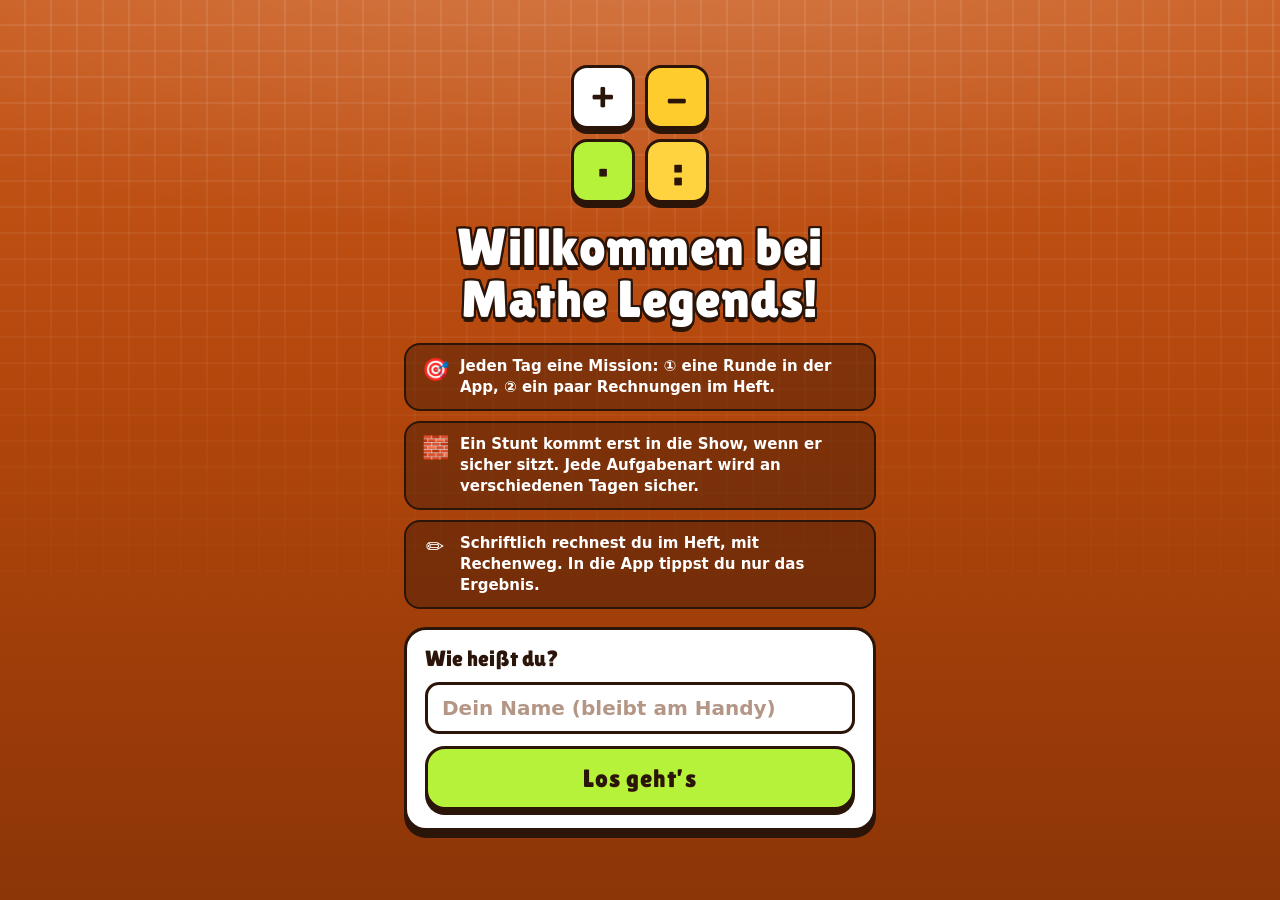
<file: index.html>
<!doctype html>
<html lang="de">
<head>
  <meta charset="utf-8">
  <meta name="viewport" content="width=device-width, initial-scale=1, viewport-fit=cover">
  <!-- Name und Farbe: mit APP_NAME (app.js), --field (styles.css), manifest.webmanifest und icons/icon-source.html ändern -->
  <meta name="theme-color" content="#B4470C">
  <meta name="apple-mobile-web-app-capable" content="yes">
  <meta name="mobile-web-app-capable" content="yes">
  <meta name="apple-mobile-web-app-status-bar-style" content="black-translucent">
  <meta name="apple-mobile-web-app-title" content="Mathe Legends">
  <meta name="format-detection" content="telephone=no, email=no, address=no, date=no">
  <meta name="description" content="Mathe üben für die Schularbeit: jeden Tag eine Mission, offline am iPhone.">
  <title>Mathe Legends</title>
  <link rel="manifest" href="manifest.webmanifest">
  <link rel="apple-touch-icon" href="icons/apple-touch-icon.png">
  <link rel="icon" type="image/png" sizes="192x192" href="icons/icon-192.png">
  <link rel="preconnect" href="https://fonts.googleapis.com">
  <link rel="preconnect" href="https://fonts.gstatic.com" crossorigin>
  <link rel="stylesheet" href="https://fonts.googleapis.com/css2?family=Lilita+One&display=swap">
  <link rel="stylesheet" href="styles.css">
</head>
<body>
  <main id="app"></main>
  <div id="toast" role="status" aria-live="polite"></div>
  <canvas id="fx" aria-hidden="true"></canvas>
  <script src="aufgaben.js"></script>
  <script src="schularbeit.js"></script>
  <script src="legends-status.js"></script>
  <script src="legends-sync.js"></script>
  <script src="app.js"></script>
</body>
</html>
</file>
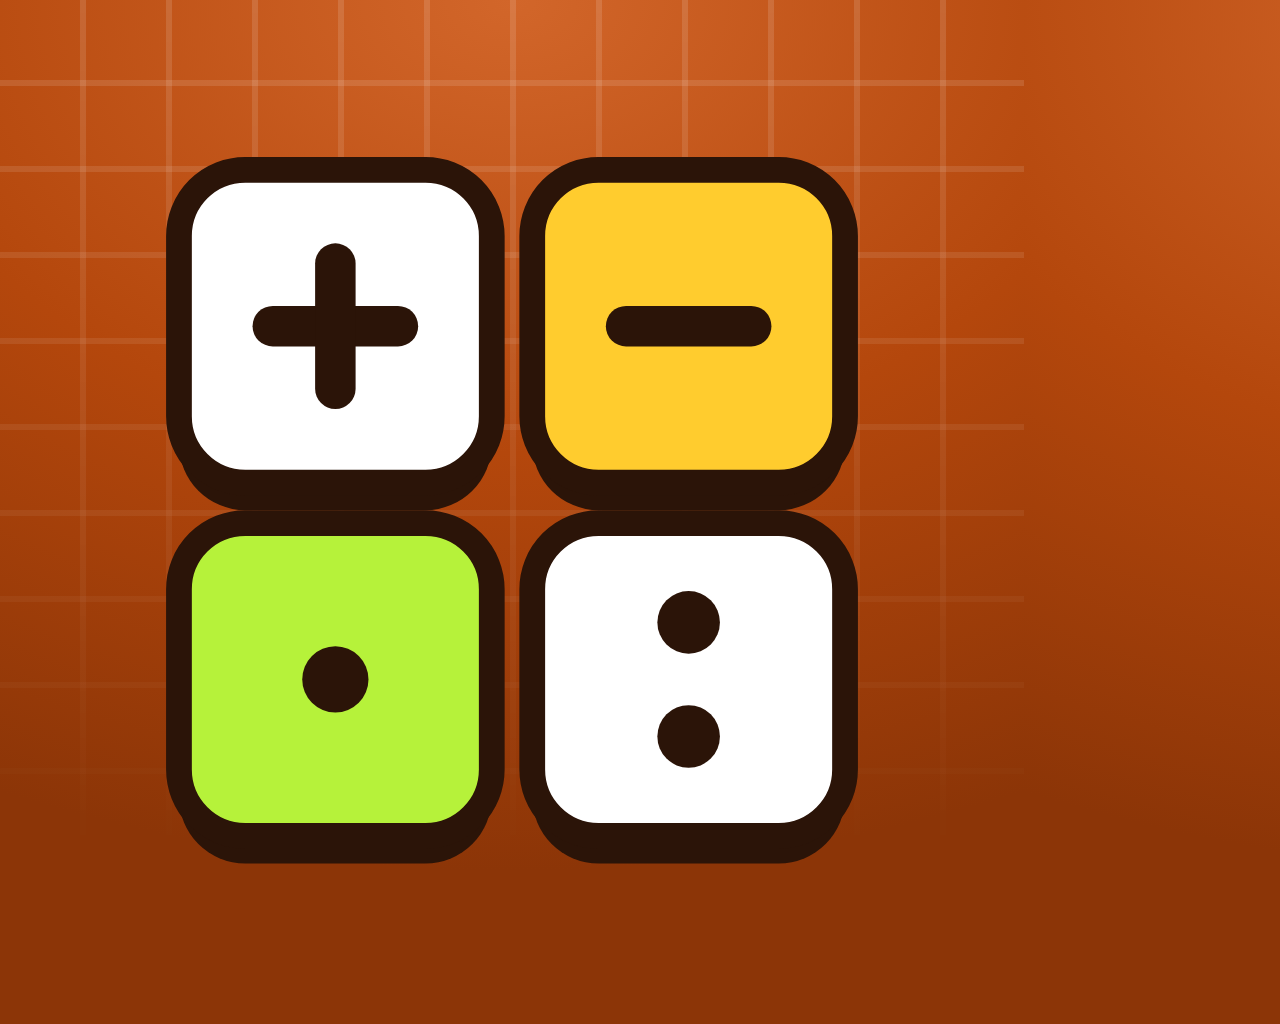
<file: icons/icon-source.html>
<!doctype html>
<!-- Quelle für das App-Icon von Mathe Legends: die vier Rechenzeichen + − · : als Kärtchen mit Tintenkontur, auf
     Stunt-Orange mit Rechenkästchen (motivation-spiel, Lernauftrag Abschnitt 4). Zeichen als Formen, nicht als Schrift:
     So sieht das Icon ohne Netz gleich aus. Rendern: siehe README („Icons neu erzeugen“).
     ?s=0.6 für die maskable-Variante (Inhalt kleiner, damit Android ihn rund beschneiden darf). -->
<html>
<head>
<meta charset="utf-8">
<style>
  html, body { margin: 0; width: 1024px; height: 1024px; overflow: hidden; }
  body {
    position: relative;
    background: radial-gradient(120% 85% at 50% 0%, #D2662A 0%, #B4470C 52%, #8C3507 100%);
  }
  /* Rechenkästchen, nach unten ausgeblendet */
  body::after {
    content: '';
    position: absolute;
    inset: 0;
    background:
      repeating-linear-gradient(180deg, transparent 0 80px, rgba(255, 255, 255, .13) 80px 86px),
      repeating-linear-gradient(90deg, transparent 0 80px, rgba(255, 255, 255, .13) 80px 86px);
    -webkit-mask-image: linear-gradient(#000 0%, rgba(0, 0, 0, .45) 50%, transparent 85%);
  }
  svg { position: absolute; left: 50%; top: 50%; width: 1024px; height: 1024px; margin: -512px 0 0 -512px;
        transform: scale(var(--s, .92)); z-index: 1; }
</style>
</head>
<body>
  <svg viewBox="0 0 1024 1024" xmlns="http://www.w3.org/2000/svg">
    <g id="k" stroke-linejoin="round">
      <!-- vier Kärtchen mit hartem Tintenschatten -->
      <g transform="translate(150 140)">
        <rect x="0" y="30" width="340" height="340" rx="72" fill="#2B1408"/>
        <rect x="0" y="0" width="340" height="340" rx="72" fill="#FFFFFF" stroke="#2B1408" stroke-width="28"/>
        <rect x="80" y="148" width="180" height="44" rx="22" fill="#2B1408"/>
        <rect x="148" y="80" width="44" height="180" rx="22" fill="#2B1408"/>
      </g>
      <g transform="translate(534 140)">
        <rect x="0" y="30" width="340" height="340" rx="72" fill="#2B1408"/>
        <rect x="0" y="0" width="340" height="340" rx="72" fill="#FFCC2E" stroke="#2B1408" stroke-width="28"/>
        <rect x="80" y="148" width="180" height="44" rx="22" fill="#2B1408"/>
      </g>
      <g transform="translate(150 524)">
        <rect x="0" y="30" width="340" height="340" rx="72" fill="#2B1408"/>
        <rect x="0" y="0" width="340" height="340" rx="72" fill="#B6F23A" stroke="#2B1408" stroke-width="28"/>
        <circle cx="170" cy="170" r="36" fill="#2B1408"/>
      </g>
      <g transform="translate(534 524)">
        <rect x="0" y="30" width="340" height="340" rx="72" fill="#2B1408"/>
        <rect x="0" y="0" width="340" height="340" rx="72" fill="#FFFFFF" stroke="#2B1408" stroke-width="28"/>
        <circle cx="170" cy="108" r="34" fill="#2B1408"/>
        <circle cx="170" cy="232" r="34" fill="#2B1408"/>
      </g>
    </g>
  </svg>
  <script>
    const s = new URLSearchParams(location.search).get('s');
    if (s) document.querySelector('svg').style.setProperty('--s', s);
  </script>
</body>
</html>
</file>
<file: styles.css>
/* Mathe Legends – Sammel-Look der Legends-Familie: dicke Tinten-Konturen, Lilita One, Stufenfarben.
   Feld: Stunt-Orange #B4470C (motivation-spiel, Lernauftrag Abschnitt 4: Weiß darauf 5,5 : 1; Gold, Sonne und
   Notfall-Orange nur auf hellen Flächen), Hintergrund Rechenkästchen. Grundlage: styles.css von Spell Legends (dl-v8). */
:root {
  /* Feldfarbe – beim Ändern auch theme-color in index.html, manifest.webmanifest und icons/icon-source.html */
  --field: #B4470C;
  --field-hi: #C95A1C;
  --field-lo: #8C3507;
  --ink: #2B1408;
  --mist: #FFF1E6;
  --muted: #7A5646;
  --lime: #B6F23A;
  --sun: #FFCC2E;
  --coral: #FF5168;    /* nur „Fortschritt löschen“ – nie in der Runde */
  --orange: #FF9A2B;   /* Notfallplan – nie Rot, nur auf Weiß */

  /* Stufen: neu, ⅓, ⅔ (Lime), sicher (Gold) */
  --t0: #F2DCCB;
  --t1: #B6F23A;
  --t3: #FFD23F;
  --holo: linear-gradient(115deg, #FFD23F 0%, #FFF3A6 20%, #FF93DC 42%, #86ECFF 64%, #FFD23F 86%, #FFF3A6 100%);

  --display: 'Lilita One', ui-rounded, 'Arial Rounded MT Bold', system-ui, sans-serif;
  --body: ui-rounded, 'SF Pro Rounded', system-ui, -apple-system, 'Segoe UI', Roboto, sans-serif;
  --mono: ui-monospace, 'SF Mono', Menlo, monospace;

  --st: env(safe-area-inset-top, 0px);
  --sb: env(safe-area-inset-bottom, 0px);
  --r: 22px;
}

*, *::before, *::after { box-sizing: border-box; }
[hidden] { display: none !important; }
html { height: 100%; -webkit-text-size-adjust: 100%; background: var(--field); }
body {
  margin: 0;
  min-height: 100%;
  background: var(--field);
  color: #fff;
  font: 600 16px/1.4 var(--body);
  -webkit-tap-highlight-color: transparent;
  overscroll-behavior-y: none;
}
/* Spielfeld: Licht von oben, dazu Rechenkästchen, die nach unten ausblenden */
body::before {
  content: '';
  position: fixed;
  inset: 0;
  pointer-events: none;
  background:
    radial-gradient(130% 55% at 50% -8%, rgba(255, 255, 255, .20), transparent 62%),
    linear-gradient(180deg, var(--field-hi) 0%, var(--field) 42%, var(--field-lo) 100%);
}
body::after {
  content: '';
  position: fixed;
  inset: 0;
  pointer-events: none;
  background:
    repeating-linear-gradient(180deg, transparent 0 24px, rgba(255, 255, 255, .09) 24px 26px),
    repeating-linear-gradient(90deg, transparent 0 24px, rgba(255, 255, 255, .09) 24px 26px);
  -webkit-mask-image: linear-gradient(180deg, #000 0%, rgba(0, 0, 0, .45) 40%, transparent 72%);
  mask-image: linear-gradient(180deg, #000 0%, rgba(0, 0, 0, .45) 40%, transparent 72%);
}
body.in-session { overflow: hidden; }
#app { position: relative; z-index: 1; }
button { font: inherit; color: inherit; -webkit-tap-highlight-color: transparent; touch-action: manipulation; }
:focus-visible { outline: 3px solid var(--sun); outline-offset: 3px; }

.screen {
  max-width: 520px;
  min-height: 100dvh;
  margin: 0 auto;
  padding: calc(var(--st) + 14px) 16px calc(var(--sb) + 24px);
  display: flex;
  flex-direction: column;
  gap: 16px;
}

/* ---------- Typo ---------- */
.outline {
  font-family: var(--display);
  font-weight: 400;
  color: #fff;
  letter-spacing: .01em;
  text-shadow:
    2px 2px 0 var(--ink), -2px 2px 0 var(--ink), 2px -2px 0 var(--ink), -2px -2px 0 var(--ink),
    0 2px 0 var(--ink), 0 -2px 0 var(--ink), 2px 0 0 var(--ink), -2px 0 0 var(--ink),
    0 5px 0 var(--ink);
}
.hero { font-size: clamp(36px, 11vw, 52px); line-height: 1; margin: 0; }
.center { text-align: center; }
.eyebrow { font: 800 12px/1.1 var(--body); letter-spacing: .14em; text-transform: uppercase; color: var(--muted); }
.lead { font: 700 18px/1.4 var(--body); margin: 0; }
.fineprint { font: 600 13.5px/1.4 var(--body); color: var(--muted); margin: 0; }
.screen > .fineprint { color: rgba(255, 255, 255, .85); }

/* ---------- Knöpfe ---------- */
.btn {
  appearance: none;
  -webkit-appearance: none;
  border: 3px solid var(--ink);
  border-radius: 18px;
  background: #fff;
  color: var(--ink);
  font: 400 20px/1.05 var(--display);
  letter-spacing: .03em;
  padding: 15px 16px 13px;
  min-height: 52px;
  box-shadow: 0 5px 0 var(--ink);
  cursor: pointer;
  user-select: none;
  -webkit-user-select: none;
  transition: transform .07s ease, box-shadow .07s ease, background-color .15s;
}
.btn:active { transform: translateY(4px); box-shadow: 0 1px 0 var(--ink); }
.btn.go { background: var(--lime); }
.btn.danger { background: var(--coral); }
.btn.big { display: block; width: 100%; font-size: 25px; padding: 17px 16px 15px; border-radius: 20px; }
.btn.neben { text-align: left; font: 700 15.5px/1.35 var(--body); letter-spacing: 0; padding: 12px 14px 11px; }
.btn.neben b { font: 400 18px/1 var(--display); letter-spacing: .02em; }
.btn:disabled { opacity: .5; }
.two { display: grid; grid-template-columns: 1fr 1fr; gap: 12px; }
.two:has(> :only-child) { grid-template-columns: 1fr; }
.two:empty { display: none; }

.icon-btn {
  flex: 0 0 auto;
  width: 46px;
  height: 46px;
  display: grid;
  place-items: center;
  padding: 0;
  border-radius: 14px;
  border: 3px solid var(--ink);
  background: #fff;
  color: var(--ink);
  font: 400 24px/1 var(--display);
  box-shadow: 0 4px 0 var(--ink);
  cursor: pointer;
}
.icon-btn:active { transform: translateY(3px); box-shadow: 0 1px 0 var(--ink); }
.link {
  appearance: none;
  background: none;
  border: 0;
  padding: 6px 0;
  font: 700 14px/1.3 var(--body);
  text-decoration: underline;
  text-underline-offset: 3px;
  opacity: .85;
  cursor: pointer;
}

/* ---------- Panels ---------- */
.panel {
  background: #fff;
  color: var(--ink);
  border: 3px solid var(--ink);
  border-radius: var(--r);
  box-shadow: 0 7px 0 var(--ink);
  padding: 18px;
}
.panel p { margin: 0; }

/* Stufe als drei Kästchen: ⅓ und ⅔ in Lime, sicher alle drei in Gold (Form und Farbe zeigen dasselbe) */
.stufe { display: inline-flex; gap: 3px; vertical-align: middle; }
.stufe i { display: block; width: 12px; height: 12px; border: 2px solid var(--ink); border-radius: 3px; background: #fff; }
.stufe.s1 i:nth-child(1), .stufe.s2 i:nth-child(-n+2) { background: var(--t1); }
.stufe.s3 i { background: var(--t3); }

/* ---------- Willkommen ---------- */
.welcome { justify-content: center; text-align: center; gap: 18px; }
.logo-ops { display: grid; grid-template-columns: repeat(2, 64px); gap: 10px; justify-content: center; margin-top: 6px; }
.logo-ops b {
  display: grid; place-items: center; height: 64px; border: 3px solid var(--ink); border-radius: 16px; background: #fff;
  color: var(--ink); font: 400 40px/1 var(--display); box-shadow: 0 5px 0 var(--ink);
}
.logo-ops b:nth-child(2) { background: var(--sun); }
.logo-ops b:nth-child(3) { background: var(--lime); }
.logo-ops b:nth-child(4) { background: var(--t3); }
.rules { list-style: none; padding: 0; margin: 0; display: grid; gap: 10px; text-align: left; }
.rules li {
  display: grid; grid-template-columns: 34px 1fr; gap: 8px; align-items: start;
  background: rgba(43, 20, 8, .38); border: 2.5px solid var(--ink); border-radius: 16px; padding: 11px 12px;
}
.rules li span { font-size: 22px; line-height: 1.25; text-align: center; }
.rules li p { margin: 0; font: 600 15px/1.4 var(--body); }
.name-form { display: grid; gap: 12px; text-align: left; }
.name-form label { font: 400 22px/1 var(--display); }

input[type=text], input[type=date] {
  width: 100%; min-height: 52px; font: 700 20px/1.2 var(--body); color: var(--ink); background: #fff;
  border: 3px solid var(--ink); border-radius: 14px; padding: 11px 14px; outline: none; -webkit-appearance: none; appearance: none;
}
input[type=text]:focus, input[type=date]:focus { box-shadow: 0 0 0 4px var(--sun); }
input::placeholder { color: #B49686; opacity: 1; }

/* ---------- Start ---------- */
.home-top, .topbar { display: flex; align-items: center; justify-content: space-between; gap: 12px; }
.topbar { justify-content: flex-start; }
.topbar h1 { margin: 0; font-size: 30px; line-height: 1.05; overflow-wrap: anywhere; }
.hello { margin: 0; font-size: clamp(34px, 10.5vw, 44px); line-height: 1; overflow-wrap: anywhere; }

/* Ziel-Karte: Countdown, große Zahl „geschafft“, Stempel, Mission */
.ziel { display: grid; gap: 12px; }
.ziel-head { display: flex; align-items: center; justify-content: space-between; gap: 12px; }
.ziel-txt { min-width: 0; }
.ziel-titel { margin: 5px 0 0; font: 400 21px/1.1 var(--display); overflow-wrap: anywhere; }
.countdown {
  flex: 0 0 auto; width: 64px; height: 64px; border-radius: 50%; display: grid; place-content: center; text-align: center;
  background: var(--sun); border: 3px solid var(--ink); box-shadow: 0 4px 0 var(--ink);
}
.countdown b { font: 400 28px/.9 var(--display); }
.countdown span { font: 800 11px/1 var(--body); letter-spacing: .04em; }
.ziel-zahlrow { display: flex; align-items: center; gap: 12px; flex-wrap: wrap; }
.ziel-zahl { display: flex; align-items: baseline; gap: 2px; }
.ziel-zahl b { font: 400 58px/.9 var(--display); }
.ziel-zahl span { font: 400 26px/1 var(--display); }
.ziel-zahltxt { display: grid; gap: 3px; min-width: 0; flex: 1 1 auto; }
.ziel-zahltxt b { font: 400 21px/1 var(--display); }
.ziel-zahltxt small { font: 800 13px/1.2 var(--body); color: var(--muted); }
.stempel {
  display: inline-block; padding: 7px 11px 5px; border: 3px solid var(--ink); border-radius: 12px; box-shadow: 0 4px 0 var(--ink);
  font: 400 19px/1 var(--display); letter-spacing: .04em; white-space: nowrap; transform: rotate(-6deg); color: var(--ink);
  animation: stamp .5s cubic-bezier(.3, 1.6, .5, 1) both;
}
.stempel.bereit { background: var(--t3); }
.stempel.fast { background: var(--sun); }
.stempel.perfekt { background: var(--holo); background-size: 250% 100%; animation: stamp .5s cubic-bezier(.3, 1.6, .5, 1) both, holo 4s linear infinite; }
.ziel-sub { font: 700 15px/1.35 var(--body); color: var(--ink); }
.mission-line { font: 700 16px/1.4 var(--body); text-align: center; }
.mission-done { font: 400 28px/1.1 var(--display); text-align: center; margin: 4px 0 0 !important; }

/* Deine Mission heute: ① Runde und ② Papier als antippbare Zeilen, offen ○ (nie ✕ oder Rot), erledigt ✓ in Lime */
.mission { display: grid; gap: 10px; background: var(--mist); border: 2.5px solid var(--ink); border-radius: 18px; padding: 12px; }
.mission .eyebrow { color: var(--ink); }
.mission > .fineprint { text-align: center; }
.mission.fertig { background: #F3FFE0; }
.mission.fertig .mission-done { margin: 0 !important; }
.mzeilen { display: grid; gap: 8px; }
.mzeile {
  appearance: none; display: grid; grid-template-columns: 30px minmax(0, 1fr); align-items: center; gap: 10px; width: 100%;
  min-height: 52px; text-align: left; padding: 9px 12px; background: #fff; color: var(--ink);
  border: 2.5px solid var(--ink); border-radius: 14px; box-shadow: 0 3px 0 var(--ink); font: 700 15px/1.35 var(--body); cursor: pointer;
}
button.mzeile:active { transform: translateY(2px); box-shadow: 0 1px 0 var(--ink); }
.mzeile b { font: 400 18px/1.1 var(--display); }
.mhaken {
  width: 30px; height: 30px; border: 3px solid var(--ink); border-radius: 50%; display: grid; place-items: center;
  background: #fff; font: 400 17px/1 var(--display); color: transparent;
}
.mzeile.ok { background: #F3FFE0; box-shadow: none; cursor: default; }
.mzeile.ok .mhaken { background: var(--lime); color: var(--ink); }

/* Deine 10 Themen: je ein Balken, karierte Ziellinie, darunter Lime, darüber Gold mit Stern */
.themen { display: grid; gap: 10px; }
.themen-head { display: flex; align-items: center; justify-content: space-between; gap: 10px; }
.themen-sterne { font: 400 18px/1 var(--display); }
.trows { display: grid; gap: 8px; }
.trow {
  appearance: none; display: grid; grid-template-columns: minmax(0, 1fr) auto; grid-template-areas: 'label rest' 'bar bar';
  align-items: center; gap: 6px 10px; width: 100%; text-align: left; background: #fff; color: var(--ink);
  border: 2.5px solid var(--ink); border-radius: 14px; padding: 9px 12px 10px; box-shadow: 0 3px 0 var(--ink); cursor: pointer;
}
button.trow:active { transform: translateY(2px); box-shadow: 0 1px 0 var(--ink); }
div.trow { cursor: default; box-shadow: none; }
.trow.papier-only { grid-template-areas: 'label rest'; background: var(--mist); }
.zlabel { grid-area: label; font: 800 15px/1.2 var(--body); overflow-wrap: break-word; -webkit-hyphens: auto; hyphens: auto; }
.zbar {
  grid-area: bar; position: relative; height: 16px; border: 2.5px solid var(--ink); border-radius: 999px;
  background: repeating-linear-gradient(-45deg, #fff 0 4px, var(--mist) 4px 8px);
}
.zbar i {
  position: absolute; left: 0; top: 0; bottom: 0; display: block; background: var(--lime); border-radius: 999px;
  box-shadow: inset 0 4px 0 rgba(255, 255, 255, .45); transition: width .9s cubic-bezier(.3, 1.1, .5, 1);
}
.trow.over .zbar i { background: var(--t3); }
.zlinie {
  position: absolute; top: -5px; bottom: -5px; width: 6px; margin-left: -3px; z-index: 1;
  background: repeating-conic-gradient(var(--ink) 0 25%, #fff 0 50%) 0 0 / 6px 6px;
  border: 1.5px solid var(--ink); border-radius: 2px;
}
.zrest { grid-area: rest; font: 800 12.5px/1 var(--body); color: var(--muted); white-space: nowrap; text-align: right; }
.zrest.ok { color: var(--ink); }
.tliste { list-style: none; margin: 0; padding: 0; display: grid; gap: 8px; }
.tzeile { display: grid; grid-template-columns: auto 1fr; gap: 10px; align-items: center; }
.tzeile span { display: grid; gap: 2px; }
.tzeile small { font: 700 13px/1.2 var(--body); color: var(--muted); }

/* Plan-Karte: Stempel in der Stufenfarbe (Im Plan Lime, Aufholen Sonne, Notfallplan Orange – nie Rot; ohne Termin grau) */
.plan { display: grid; gap: 10px; }
.plan.wait { min-height: 176px; opacity: .35; }
.plan-head { display: flex; align-items: center; justify-content: space-between; gap: 12px; }
.plan-stamp {
  display: inline-block; padding: 7px 13px 5px; border: 3px solid var(--ink); border-radius: 14px;
  background: var(--lime); box-shadow: 0 4px 0 var(--ink); transform: rotate(-2deg);
  font: 400 21px/1 var(--display); letter-spacing: .02em; white-space: nowrap;
}
.plan.catch .plan-stamp { background: var(--sun); }
.plan.sos .plan-stamp { background: var(--orange); }
.plan.neutral .plan-stamp { background: var(--mist); color: var(--muted); border-color: var(--muted); box-shadow: 0 4px 0 var(--muted); }
.plan-text { font: 700 16px/1.4 var(--body); }
.plan-days { list-style: none; margin: 2px 0 0; padding: 0; display: grid; grid-template-columns: repeat(7, 1fr); gap: 4px; }
.pday { display: grid; justify-items: center; gap: 5px; }
.pday i { position: relative; display: grid; place-items: center; width: 30px; height: 30px; border: 3px solid var(--ink); border-radius: 50%; background: #fff; }
.pday span { font: 800 11.5px/1 var(--body); color: var(--muted); }
.pday.today span { color: var(--ink); }
.pday.fertig i { background: var(--lime); }
.pday.fertig i::after { content: '✓'; font: 400 15px/1 var(--display); color: var(--ink); }
.pday.teil i { background: linear-gradient(90deg, var(--lime) 50%, #fff 50%); }
.pday.aus i { border-style: dashed; }
.pday.frei i { background: var(--mist); border-color: #D7BBA9; }
.pday.offen i { box-shadow: 0 0 0 3px var(--sun); }

.install { background: var(--sun); display: grid; gap: 6px; box-shadow: 0 5px 0 var(--ink); }
.install p { font-weight: 700; }
.install .link { justify-self: start; }
.share { display: inline-grid; place-items: center; width: 22px; height: 22px; border: 2px solid var(--ink); border-radius: 6px; font-size: 12px; vertical-align: -3px; }

/* ---------- Runde ---------- */
/* Keine iPhone-Tastatur: Die Runde ist so hoch wie der Bildschirm, unten das eigene Ziffernfeld (Daumen) */
.session {
  max-width: 520px;
  height: 100vh;
  height: 100dvh;
  margin: 0 auto;
  padding: calc(var(--st) + 10px) 16px calc(var(--sb) + 12px);
  display: flex;
  flex-direction: column;
  gap: 10px;
  overflow: hidden;
}
.ses-top { display: flex; align-items: center; gap: 10px; flex: 0 0 auto; }
.bar { flex: 1; height: 24px; background: rgba(43, 20, 8, .55); border: 3px solid var(--ink); border-radius: 999px; overflow: hidden; }
.bar i {
  display: block; height: 100%; width: 0; background: var(--lime); border-radius: 999px;
  box-shadow: inset 0 5px 0 rgba(255, 255, 255, .45); transition: width .45s cubic-bezier(.3, 1.3, .5, 1);
}
/* Zielstand oben rechts – springt, wenn etwas sicher wird */
.ses-ziel {
  flex: 0 0 auto; min-width: 62px; padding: 7px 9px 5px; text-align: center; border: 3px solid var(--ink); border-radius: 12px;
  background: var(--sun); color: var(--ink); box-shadow: 0 3px 0 var(--ink); font: 400 18px/1 var(--display);
}
.ses-cardwrap { flex: 1 1 auto; min-height: 0; overflow-y: auto; padding-bottom: 9px; -webkit-overflow-scrolling: touch; }
#ses-next { flex: 0 0 auto; }

.vcard {
  position: relative; background: #fff; color: var(--ink); border: 3px solid var(--ink); border-radius: 24px;
  box-shadow: 0 8px 0 var(--ink); overflow: hidden;
}
/* Band oben: neutral – kein Thema, keine Themenfarbe vor der Antwort (Lernmodell Teil A). Nie Rot. */
.band {
  display: flex; justify-content: space-between; align-items: center; gap: 10px; min-height: 40px;
  background: var(--t0); border-bottom: 3px solid var(--ink); padding: 6px 10px 5px 15px;
  font: 400 16px/1.1 var(--display); letter-spacing: .03em; color: var(--ink);
}
.band.good { background: var(--lime); }
.band.sogehts { background: var(--sun); }
.band.practice { background: var(--mist); }
.band.rule { background: #8FD0FF; }
.tool {
  appearance: none; border: 2.5px solid var(--ink); background: #fff; color: var(--ink); border-radius: 999px; flex: 0 0 auto;
  padding: 8px 12px 7px; font: 800 13.5px/1 var(--body); box-shadow: 0 3px 0 var(--ink); cursor: pointer; white-space: nowrap;
}
.tool:active { transform: translateY(2px); box-shadow: 0 1px 0 var(--ink); }
.cbody { padding: 14px 18px 18px; display: flex; flex-direction: column; gap: 10px; }
.atext { margin: 0; font: 800 17px/1.35 var(--body); }
.atext.lang { font-size: 15px; line-height: 1.3; }
.q { margin: 0; font: 400 clamp(32px, 10vw, 44px)/1.1 var(--display); font-variant-numeric: tabular-nums; overflow-wrap: break-word; }
/* Zahlwort als Aufgabe: Umbruch nur nach hundert, tausend, Million (<wbr> aus app.js), darum kleiner – jedes Stück passt
   bei 375 px in die Zeile; break-word bricht nur, wenn ein Stück doch nicht passt (Prüfung Runde 1, M3) */
.q.wort { font-size: clamp(22px, 7vw, 30px); line-height: 1.2; }
.hilfe, .tipp-zeile { margin: 0; background: #FFF4CC; border-radius: 12px; padding: 9px 12px; font: 700 15px/1.35 var(--body); }
.anz-zeile { display: flex; justify-content: center; }
.anz {
  display: block; min-width: 62%; min-height: 60px; padding: 9px 16px 7px; border: 3px solid var(--ink); border-radius: 16px;
  background: var(--mist); color: var(--ink); text-align: center; white-space: nowrap;
  font: 400 34px/1.2 var(--display); font-variant-numeric: tabular-nums;
}
.anz .leer { color: #D0AE9A; }
.anz span.akt { box-shadow: inset 0 -5px 0 var(--sun); padding: 0 2px; }   /* nicht für .feld.akt: das behält sein Polster */
.anz .rr { color: var(--muted); }
.anz.mehr .rr { align-self: center; padding-top: 12px; }
/* Rest-Aufgabe (ml-v3): „Prüfen“ mit leerem Rest-Feld fragt nach dem Rest, statt zu werten */
.rest-frage { margin: 0; padding: 8px 12px; border-radius: 12px; background: #FFF4CC; text-align: center; font: 800 16px/1.3 var(--body); }
.anz .nm { font-size: 24px; }
.typname { margin: 0; font: 800 13px/1.2 var(--body); letter-spacing: .06em; text-transform: uppercase; color: var(--muted); }
.answer-line { margin: 0; font: 700 18px/1.35 var(--body); }
.loesung { font: 400 26px/1.2 var(--display); font-variant-numeric: tabular-nums; }
.loesung mark { background: var(--sun); color: var(--ink); border-radius: 4px; padding: 0 2px; }
.weg { margin: 0; padding-left: 22px; display: grid; gap: 4px; font: 700 15.5px/1.4 var(--body); font-variant-numeric: tabular-nums; }
.note { margin: 0; font: 700 15.5px/1.4 var(--body); }
.note.hinweis { border-left: 4px solid var(--sun); padding-left: 10px; }   /* Fehlerart: die Strategie zuerst */
.sched { margin: 0; font: 800 14px/1.35 var(--body); color: var(--muted); }
.sched.up { color: #2B7F0E; }
.kann { list-style: none; margin: 0; padding: 0; display: grid; gap: 6px; font: 700 15.5px/1.3 var(--body); }
.kann.richtig li { display: flex; align-items: baseline; gap: 8px; flex-wrap: wrap; }
.kann.richtig small { font: 800 12.5px/1.2 var(--body); color: var(--muted); }
.kann.richtig .loesung { font-size: 22px; }

/* Dreierpack < > =: oben die Rechnung, darunter drei große Knöpfe */
.vgl { display: grid; gap: 12px; }
.vgl-zeile { display: grid; gap: 6px; padding-bottom: 10px; border-bottom: 2px dashed var(--t0); }
.vgl-zeile:last-child { border-bottom: 0; padding-bottom: 0; }
.vgl-term { display: flex; justify-content: center; align-items: center; gap: 10px; font: 400 24px/1.1 var(--display); font-variant-numeric: tabular-nums; white-space: nowrap; }
.vgl-k { display: grid; grid-template-columns: repeat(3, 1fr); gap: 8px; }
.vk {
  appearance: none; min-height: 48px; border: 3px solid var(--ink); border-radius: 12px; background: #fff; color: var(--ink);
  font: 400 26px/1 var(--display); box-shadow: 0 3px 0 var(--ink); cursor: pointer; user-select: none; -webkit-user-select: none;
}
.vk:active { transform: translateY(2px); box-shadow: 0 1px 0 var(--ink); }
.vk.an { background: var(--sun); }
.vgl-erg { display: inline-grid; place-items: center; min-width: 40px; height: 40px; border: 3px solid var(--ink); border-radius: 10px; background: var(--lime); }
.vgl-erg.vgl-slot { background: var(--mist); }
.vgl-zeile.bad .vgl-erg { background: var(--sun); }

/* Ziffernfeld: Tasten mindestens 56 pt, kein Doppeltipp-Zoom, kein Markieren */
.pad { flex: 0 0 auto; display: grid; gap: 8px; }
.tasten { display: grid; grid-template-columns: repeat(3, 1fr); gap: 8px; }
.key {
  appearance: none; min-height: 56px; border: 3px solid var(--ink); border-radius: 16px; background: #fff; color: var(--ink);
  font: 400 28px/1 var(--display); box-shadow: 0 4px 0 var(--ink); cursor: pointer;
  touch-action: manipulation; user-select: none; -webkit-user-select: none; -webkit-touch-callout: none;
}
.key:active { transform: translateY(3px); box-shadow: 0 1px 0 var(--ink); }
.key.go { background: var(--lime); font-size: 22px; }
.key.del { background: var(--mist); }
.key.breit { width: 100%; min-height: 60px; font-size: 25px; }
/* Zusatztasten je Antwortformat (+ − · : ( ) · Md … E · R · nächstes Feld · nicht möglich): sechs Spalten */
.tasten.extra { grid-template-columns: repeat(6, 1fr); }
.tasten.extra .key { min-height: 46px; font-size: 21px; border-radius: 13px; box-shadow: 0 3px 0 var(--ink); }
.key.op { background: var(--sun); }
.key.kz { font-size: 16px !important; }
.key.w2 { grid-column: span 2; }
.key.w3 { grid-column: span 3; font-size: 16px !important; }
/* Mehrere Felder (Vorgänger/Nachfolger, Rechnung/Ergebnis, Liste): je Feld ein Kästchen, antippbar */
.anz.mehr { display: flex; flex-wrap: wrap; justify-content: center; align-items: flex-end; gap: 8px; width: 100%; min-width: 0; padding: 8px; white-space: normal; font-size: 26px; }
.feld {
  appearance: none; display: grid; gap: 3px; min-width: 88px; padding: 6px 10px 4px; border: 2.5px solid var(--ink); border-radius: 12px;
  background: #fff; color: var(--ink); font: 400 26px/1.1 var(--display); font-variant-numeric: tabular-nums; cursor: pointer;
}
.feld small { font: 800 11.5px/1 var(--body); letter-spacing: .04em; color: var(--muted); }
.feld.akt { box-shadow: 0 0 0 4px var(--sun); }
/* Drei und mehr Felder (Generalprobe, Zahlenstrahl A–D): kleiner, damit alle über dem Ziffernfeld Platz haben (H4) */
.anz.mehr.viele { gap: 6px; padding: 6px; }
.anz.mehr.viele .feld { min-width: 64px; padding: 3px 8px 2px; font-size: 22px; gap: 1px; }
.anz.mehr.viele .feld small { font-size: 10.5px; }
.komma { font: 400 26px/1 var(--display); padding-bottom: 6px; }

/* Lösungsweg: Rechnung in fester Schrift (Kurzform der Division, Spalten), erste Teilzahl unterstrichen wie im Heft */
.weg li.mono { list-style: none; margin-left: -22px; }
pre.rechnung {
  margin: 2px 0; padding: 8px 10px; background: var(--mist); border-radius: 10px; overflow-x: auto;
  font: 700 17px/1.35 var(--mono); font-variant-numeric: tabular-nums; white-space: pre;
}
.weg u, .hilfe u, .tipp-zeile u { text-decoration-thickness: 2px; text-underline-offset: 3px; }
.hilfe pre.rechnung, .tipp-zeile pre.rechnung { background: rgba(255, 255, 255, .6); }

/* Ordnen: oben die Reihe mit den Zeichen (setzt die App), unten die Zahlen zum Antippen */
.ordnen { display: grid; gap: 12px; }
.okette { display: flex; flex-wrap: wrap; align-items: center; gap: 6px; min-height: 52px; padding: 8px; border: 3px dashed var(--t0); border-radius: 14px; }
.okette .leer { font: 700 14px/1.3 var(--body); color: var(--muted); }
.okette.loesung { border-style: solid; border-color: var(--lime); font: 400 22px/1.2 var(--display); }
.okette.loesung mark { background: var(--sun); border-radius: 6px; padding: 0 3px; }
.opool { display: flex; flex-wrap: wrap; gap: 8px; justify-content: center; }
.ochip {
  appearance: none; min-width: 64px; min-height: 48px; padding: 8px 12px 6px; border: 3px solid var(--ink); border-radius: 12px;
  background: #fff; color: var(--ink); font: 400 22px/1 var(--display); font-variant-numeric: tabular-nums; box-shadow: 0 3px 0 var(--ink);
  cursor: pointer; touch-action: manipulation; user-select: none; -webkit-user-select: none;
}
.ochip:active { transform: translateY(2px); box-shadow: 0 1px 0 var(--ink); }
.ochip.gesetzt { background: var(--lime); min-width: 0; padding: 7px 9px 5px; font-size: 19px; }
.oz { font: 400 22px/1 var(--display); }

/* Zahlenstrahl (SVG, Breite 320): Striche, beschriftete Striche lang, Kreuze mit Buchstaben */
svg.strahl { display: block; width: 100%; max-width: 360px; height: auto; margin: 2px auto; }
.strahl .sl, .strahl .st { stroke: var(--ink); stroke-width: 2.5; stroke-linecap: round; }
.strahl .st.lang { stroke-width: 3; }
.strahl .sp { fill: var(--ink); }
.strahl .sz { font: 700 12px/1 var(--body); fill: var(--ink); text-anchor: middle; }
.strahl .sh { fill: transparent; cursor: pointer; }
.strahl .kr path { stroke: #B4470C; stroke-width: 3.5; stroke-linecap: round; fill: none; }
.strahl .kr.neu path { stroke: var(--ink); }
.strahl .kr.ok path { stroke: #2B7F0E; }
.strahl .sk { font: 400 15px/1 var(--display); fill: var(--ink); text-anchor: middle; }

/* Themen: Sterne je sicherem Typ, Papier-Typen unter ⅔ eigens */
.tsterne { letter-spacing: .05em; color: var(--ink); }
.tpapier { grid-column: 1 / -1; font: 700 12.5px/1.3 var(--body); color: var(--muted); }

/* ---------- ② Papier und Probe ---------- */
.pinhalt { display: grid; gap: 4px; min-width: 0; }
.ptext { font: 700 15px/1.35 var(--body); }
.phinweis { display: block; margin-top: 6px; font: 800 14px/1.3 var(--body); }
.pfehler { display: grid; gap: 6px; padding: 10px 0; border-top: 2px dashed var(--t0); }
.pfehler:first-of-type { border-top: 0; }
.pliste { list-style: none; margin: 12px 0; padding: 0; display: grid; gap: 10px; }
.paufgabe { display: grid; grid-template-columns: 34px minmax(0, 1fr) auto; align-items: baseline; gap: 8px; padding: 10px 12px; border: 2.5px solid var(--ink); border-radius: 14px; background: var(--mist); }
.pnr { font: 400 20px/1 var(--display); }
.pterm { font: 400 24px/1.2 var(--display); font-variant-numeric: tabular-nums; overflow-wrap: break-word; }
/* Zahlen wie im Buch (ml-v3): In der Zahl eine schmale Lücke, um Rechenzeichen deutlich mehr Abstand. Die Lücke zwischen
   Dreiergruppen steht in .zl (app.js) und bekommt kein word-spacing; word-spacing weitet nur die normalen Leerzeichen um
   + − · : =. Vorher waren beide gleich breit, und eine große Zahl sah aus wie zwei. */
.q, .anz, .loesung, .vgl-term, .feld, .okette, .ochip, .pterm, .strahl .sk { word-spacing: .18em; --zl: 1em; }
.okette .leer, .feld small { word-spacing: normal; }
/* In der Textschrift ist das feste Leerzeichen so breit wie ein normales: Wo vor allem gerechnet wird, die Leerzeichen um
   die Rechenzeichen etwas weiter (Fließtext wie .atext bleibt, wie er ist) */
.weg li, .hilfe, .tipp-zeile, .answer-line, .note.hinweis { word-spacing: .1em; }
pre.rechnung { word-spacing: normal; }   /* Rechenspalte: jedes Zeichen gleich breit, sonst verrutschen die Spalten */
/* Die Lücke selbst: das feste Leerzeichen ohne word-spacing, knapp ein Fünftel Geviert wie ein schmales Leerzeichen im Buch
   (Lilita One: so breit, wie die Schrift es vorsieht; in der Textschrift ist es breiter, darum dort kleiner gesetzt) */
.zl { word-spacing: 0; font-size: var(--zl, .65em); }
.pstatus { font: 400 18px/1 var(--display); color: var(--muted); }
.pstatus.ok { color: #2B7F0E; }
.probe-uhr { display: grid; gap: 6px; text-align: center; }
.uhr { font: 400 64px/1 var(--display); font-variant-numeric: tabular-nums; }

/* ---------- Rundenende ---------- */
.summary { gap: 14px; justify-content: center; }
.meilenstein { margin: 0; padding: 12px 14px; border: 3px solid var(--ink); border-radius: 16px; background: var(--t3); color: var(--ink); text-align: center; font: 400 21px/1.2 var(--display); box-shadow: 0 5px 0 var(--ink); }
.zsum { display: grid; gap: 10px; text-align: center; }
.zsum-zahlen { display: flex; justify-content: center; align-items: center; gap: 12px; font: 400 30px/1 var(--display); flex-wrap: wrap; margin: 0; }
.zsum-zahlen span { color: var(--muted); }
.zsum-zahlen .neu { font-size: 48px; color: var(--ink); }
.zsum-zahlen b { font-weight: 400; color: var(--muted); }
.zsum p { font: 700 16px/1.35 var(--body); }
.mstand { font: 400 19px/1.3 var(--display) !important; }

/* ---------- Einstellungen ---------- */
.form { display: grid; gap: 18px; }
.field { display: grid; gap: 8px; }
.field > b { font: 800 15px/1.2 var(--body); }
.field small, .toggle small { display: block; font: 600 13.5px/1.35 var(--body); color: var(--muted); }
.daterow { display: flex; align-items: center; gap: 12px; }
.daterow input { flex: 1; }
input[type=date]:disabled { background: var(--mist); color: var(--muted); -webkit-text-fill-color: var(--muted); opacity: 1; }
.lockline { display: block; margin-bottom: 2px; color: var(--ink); font-weight: 800; }
.hq-form { display: grid; gap: 12px; }
#hq-code { font: 600 16px/1.2 var(--mono); }   /* ab 16px zoomt Safari beim Antippen nicht */
.hq-state { display: grid; gap: 4px; margin: 0; }
.hq-state b { font: 800 15px/1.3 var(--body); }
.hq-state small { font: 600 13.5px/1.35 var(--body); color: var(--muted); }
.hq-btns { display: grid; gap: 10px; justify-items: center; }
.hq-btns .btn { width: 100%; }
.toggle { position: relative; display: grid; grid-template-columns: 1fr auto; align-items: center; gap: 14px; cursor: pointer; }
.toggle b { display: block; font: 800 15px/1.25 var(--body); }
.toggle input { position: absolute; opacity: 0; width: 1px; height: 1px; pointer-events: none; }
.toggle i { position: relative; width: 60px; height: 36px; border: 3px solid var(--ink); border-radius: 999px; background: var(--mist); transition: background-color .2s; }
.toggle i::after {
  content: ''; position: absolute; top: 3px; left: 3px; width: 24px; height: 24px; border-radius: 50%; background: #fff;
  border: 3px solid var(--ink); transition: transform .22s cubic-bezier(.3, 1.4, .5, 1);
}
.toggle input:checked + i { background: var(--lime); }
.toggle input:checked + i::after { transform: translateX(24px); }
.toggle input:focus-visible + i { outline: 3px solid var(--sun); outline-offset: 2px; }

.prose h2 { margin: 0 0 10px; font: 400 23px/1.1 var(--display); }
.prose p, .prose li { margin: 0 0 10px; font: 600 15.5px/1.5 var(--body); }
.prose p:last-child, .prose li:last-child { margin-bottom: 0; }
.prose ul { margin: 0; padding-left: 20px; }

/* ---------- Sheet, Toast, Konfetti ---------- */
.sheet-wrap {
  position: fixed; inset: 0; z-index: 40; display: flex; align-items: flex-end; justify-content: center;
  padding: 16px 16px calc(var(--sb) + 16px); background: rgba(36, 14, 4, .58); animation: fade .15s ease both;
}
.sheet {
  width: 100%; max-width: 480px; max-height: calc(100dvh - var(--st) - 40px); overflow: auto; background: #fff; color: var(--ink);
  border: 3px solid var(--ink); border-radius: 24px; box-shadow: 0 8px 0 var(--ink); padding: 18px;
  animation: rise .3s cubic-bezier(.3, 1.3, .5, 1) both; display: grid; gap: 10px;
}
.sheet-title { margin: 0; font: 400 26px/1.1 var(--display); }
.sheet p { margin: 0; font-weight: 600; }
.sheet-btns { display: grid; gap: 12px; margin-top: 8px; }
.sheet-btns .btn { font-size: 22px; }
textarea.code { width: 100%; height: 120px; resize: none; font: 600 12px/1.35 var(--mono); color: var(--ink); border: 3px solid var(--ink); border-radius: 12px; padding: 10px; }

#toast {
  position: fixed; left: 50%; top: calc(var(--st) + 10px); z-index: 60; max-width: calc(100vw - 32px);
  transform: translate(-50%, calc(-100% - var(--st) - 24px)); background: var(--ink); color: #fff; border: 3px solid #fff; border-radius: 999px;
  padding: 10px 16px; font: 800 15px/1.25 var(--body); text-align: center; pointer-events: none;
  transition: transform .3s cubic-bezier(.3, 1.3, .5, 1);
}
#toast.show { transform: translate(-50%, 0); }
#fx { position: fixed; inset: 0; width: 100%; height: 100%; z-index: 70; pointer-events: none; }

/* ---------- Bewegung ---------- */
@keyframes pop { from { opacity: 0; transform: translateY(10px) scale(.97); } to { opacity: 1; transform: none; } }
@keyframes shake { 0%, 100% { transform: translateX(0); } 20% { transform: translateX(-9px); } 40% { transform: translateX(8px); } 60% { transform: translateX(-5px); } 80% { transform: translateX(3px); } }
@keyframes holo { to { background-position: 250% 0; } }
@keyframes stamp { from { opacity: 0; transform: scale(1.8) rotate(-18deg); } }
@keyframes bumpy { 0% { transform: scale(1); } 40% { transform: scale(1.28) rotate(-4deg); } 100% { transform: scale(1); } }
@keyframes rise { from { opacity: 0; transform: translateY(40px); } to { opacity: 1; transform: none; } }
@keyframes fade { from { opacity: 0; } }
.pop { animation: pop .3s cubic-bezier(.3, 1.3, .5, 1) both; }
.shake { animation: shake .42s ease both; }
.bump { animation: bumpy .5s cubic-bezier(.3, 1.6, .5, 1) both; }

/* Bei reduzierter Bewegung nur der Endstand */
@media (prefers-reduced-motion: reduce) {
  *, *::before, *::after { animation-duration: .01ms !important; animation-iteration-count: 1 !important; transition-duration: .01ms !important; }
}
/* Kleine Bildschirme (iPhone SE): Tasten und Aufgabe etwas kleiner, damit alles ohne Scrollen passt */
@media (max-height: 700px) {
  .session { gap: 8px; }
  .key { min-height: 48px; font-size: 25px; border-radius: 14px; }
  .tasten, .pad { gap: 6px; }
  .q { font-size: 30px; }
  .anz { min-height: 52px; font-size: 30px; }
  .cbody { padding: 12px 16px 14px; gap: 8px; }
}
@media (min-width: 560px) {
  .screen, .session { padding-left: 24px; padding-right: 24px; }
}
</file>
